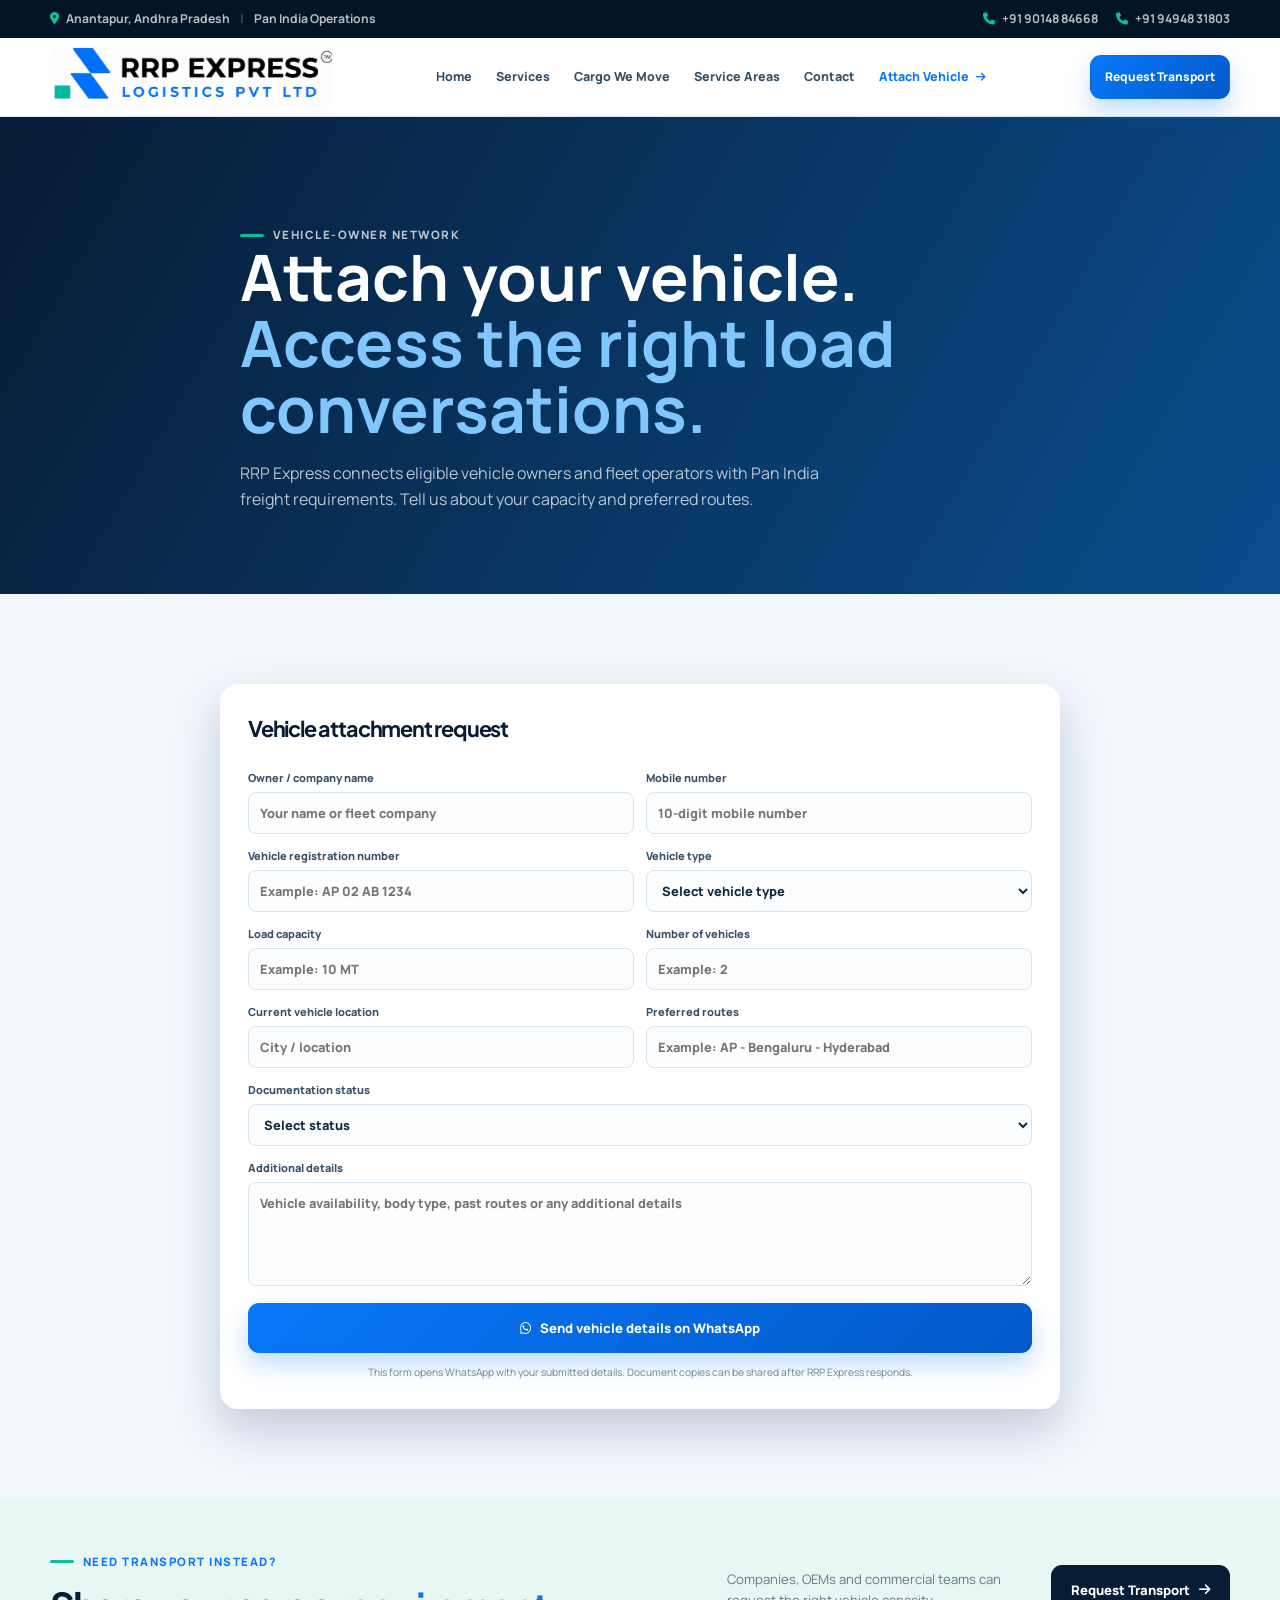
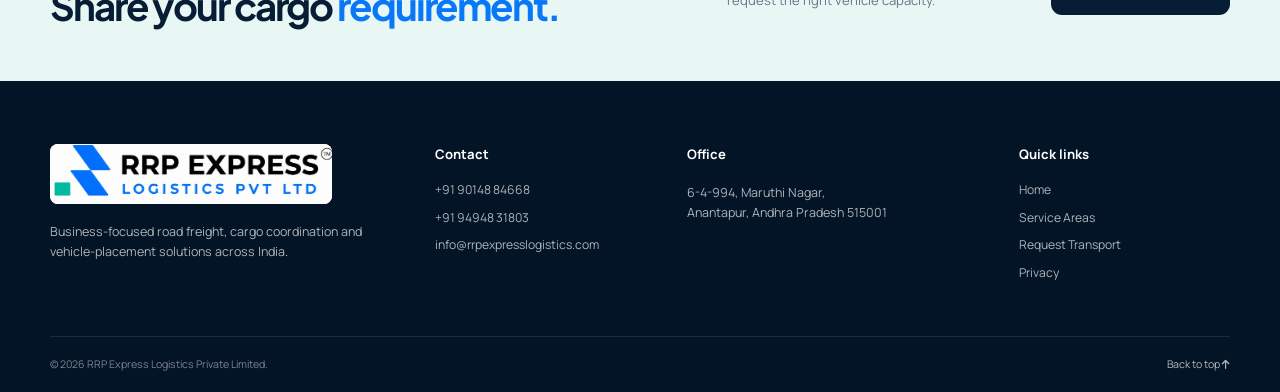
<file: attach-vehicle.html>
<!doctype html>
<html lang="en">
<head>
  <meta charset="utf-8">
  <meta name="viewport" content="width=device-width, initial-scale=1">
  <meta name="theme-color" content="#071c35">
  <title>Attach Your Vehicle | RRP Express Logistics</title>
  <meta name="description" content="Vehicle owners and fleet operators can attach their vehicles with RRP Express Logistics for Pan India transport-load opportunities.">
  <link rel="canonical" href="https://www.rrpexpresslogistics.com/attach-vehicle.html">
  <link rel="preconnect" href="https://fonts.googleapis.com">
  <link rel="preconnect" href="https://fonts.gstatic.com" crossorigin>
  <link href="https://fonts.googleapis.com/css2?family=Manrope:wght@400;500;600;700;800&family=Plus+Jakarta+Sans:wght@600;700;800&display=swap" rel="stylesheet">
  <link rel="stylesheet" href="https://cdnjs.cloudflare.com/ajax/libs/font-awesome/6.5.2/css/all.min.css">
  <link rel="stylesheet" href="styles.css">
</head>
<body>
  <div class="topbar"><div class="container topbar__inner"><p><i class="fa-solid fa-location-dot"></i> Anantapur, Andhra Pradesh <span class="topbar__divider">|</span> Pan India Operations</p><div class="topbar__contacts"><a href="tel:+919014884668"><i class="fa-solid fa-phone"></i> +91 90148 84668</a><a href="tel:+919494831803"><i class="fa-solid fa-phone"></i> +91 94948 31803</a></div></div></div>
  <header class="header"><div class="container navigation">
    <a class="brand brand--image" href="index.html" aria-label="RRP Express Logistics home"><img src="rrpexpresslogo.jpeg" alt="RRP Express Logistics Private Limited"></a>
    <button class="menu-button" type="button" aria-controls="site-menu" aria-expanded="false" aria-label="Open menu"><i class="fa-solid fa-bars"></i></button>
    <nav id="site-menu" class="menu" aria-label="Main navigation"><a href="index.html">Home</a><a href="index.html#services">Services</a><a href="index.html#cargo">Cargo We Move</a><a href="service-areas.html">Service Areas</a><a href="index.html#contact">Contact</a><a class="menu__attach is-active" href="attach-vehicle.html">Attach Vehicle <i class="fa-solid fa-arrow-right"></i></a></nav>
    <a class="button button--primary header__quote" href="index.html#quote">Request Transport</a>
  </div></header>
  <main>
    <section class="page-hero"><div class="container page-hero__wrap"><p class="eyebrow eyebrow--light"><span></span> Vehicle-owner network</p><h1>Attach your vehicle. <em>Access the right load conversations.</em></h1><p>RRP Express connects eligible vehicle owners and fleet operators with Pan India freight requirements. Tell us about your capacity and preferred routes.</p></div></section>
    <section class="interior-content vehicle-form-section"><div class="container">
      <form class="enquiry-form" data-whatsapp-form data-form-type="Vehicle attachment request">
        <h2 class="form-section-title">Vehicle attachment request</h2>
        <div class="form-row"><label>Owner / company name<input required name="Owner name" autocomplete="name" placeholder="Your name or fleet company"></label><label>Mobile number<input required name="Phone" type="tel" inputmode="tel" placeholder="10-digit mobile number"></label></div>
        <div class="form-row"><label>Vehicle registration number<input required name="Vehicle registration" placeholder="Example: AP 02 AB 1234"></label><label>Vehicle type<select required name="Vehicle type"><option value="">Select vehicle type</option><option>LCV / Pickup</option><option>14 ft / 17 ft Truck</option><option>19 ft / 22 ft Truck</option><option>Container</option><option>Trailer</option><option>Tipper</option><option>Other</option></select></label></div>
        <div class="form-row"><label>Load capacity<input required name="Capacity" placeholder="Example: 10 MT"></label><label>Number of vehicles<input required name="Vehicle count" type="number" min="1" placeholder="Example: 2"></label></div>
        <div class="form-row"><label>Current vehicle location<input required name="Current location" placeholder="City / location"></label><label>Preferred routes<input required name="Preferred routes" placeholder="Example: AP - Bengaluru - Hyderabad"></label></div>
        <label>Documentation status<select required name="Documentation"><option value="">Select status</option><option>RC, permit and insurance available</option><option>Some documents pending</option><option>Need guidance</option></select></label>
        <label>Additional details<textarea name="Notes" rows="4" placeholder="Vehicle availability, body type, past routes or any additional details"></textarea></label>
        <button class="button button--primary" type="submit"><i class="fa-brands fa-whatsapp"></i> Send vehicle details on WhatsApp</button>
        <p class="form-note">This form opens WhatsApp with your submitted details. Document copies can be shared after RRP Express responds.</p>
      </form>
    </div></section>
    <section class="vehicle-cta"><div class="container vehicle-cta__inner"><div><p class="eyebrow"><span></span> Need transport instead?</p><h2>Share your cargo <em>requirement.</em></h2></div><div><p>Companies, OEMs and commercial teams can request the right vehicle capacity.</p><a class="button button--dark" href="index.html#quote">Request Transport <i class="fa-solid fa-arrow-right"></i></a></div></div></section>
  </main>
  <footer class="footer"><div class="container footer__grid"><div><a class="brand brand--image brand--footer" href="index.html"><img src="rrpexpresslogo.jpeg" alt="RRP Express Logistics Private Limited"></a><p>Business-focused road freight, cargo coordination and vehicle-placement solutions across India.</p></div><div><h3>Contact</h3><a href="tel:+919014884668">+91 90148 84668</a><a href="tel:+919494831803">+91 94948 31803</a><a href="mailto:info@rrpexpresslogistics.com">info@rrpexpresslogistics.com</a></div><div><h3>Office</h3><p>6-4-994, Maruthi Nagar,<br>Anantapur, Andhra Pradesh 515001</p></div><div><h3>Quick links</h3><a href="index.html">Home</a><a href="service-areas.html">Service Areas</a><a href="index.html#quote">Request Transport</a><a href="privacy.html">Privacy</a></div></div><div class="container footer__bottom"><span>© <span id="year"></span> RRP Express Logistics Private Limited.</span><a href="index.html#top">Back to top <i class="fa-solid fa-arrow-up"></i></a></div></footer>
  <script src="script.js"></script>
</body>
</html>
</file>
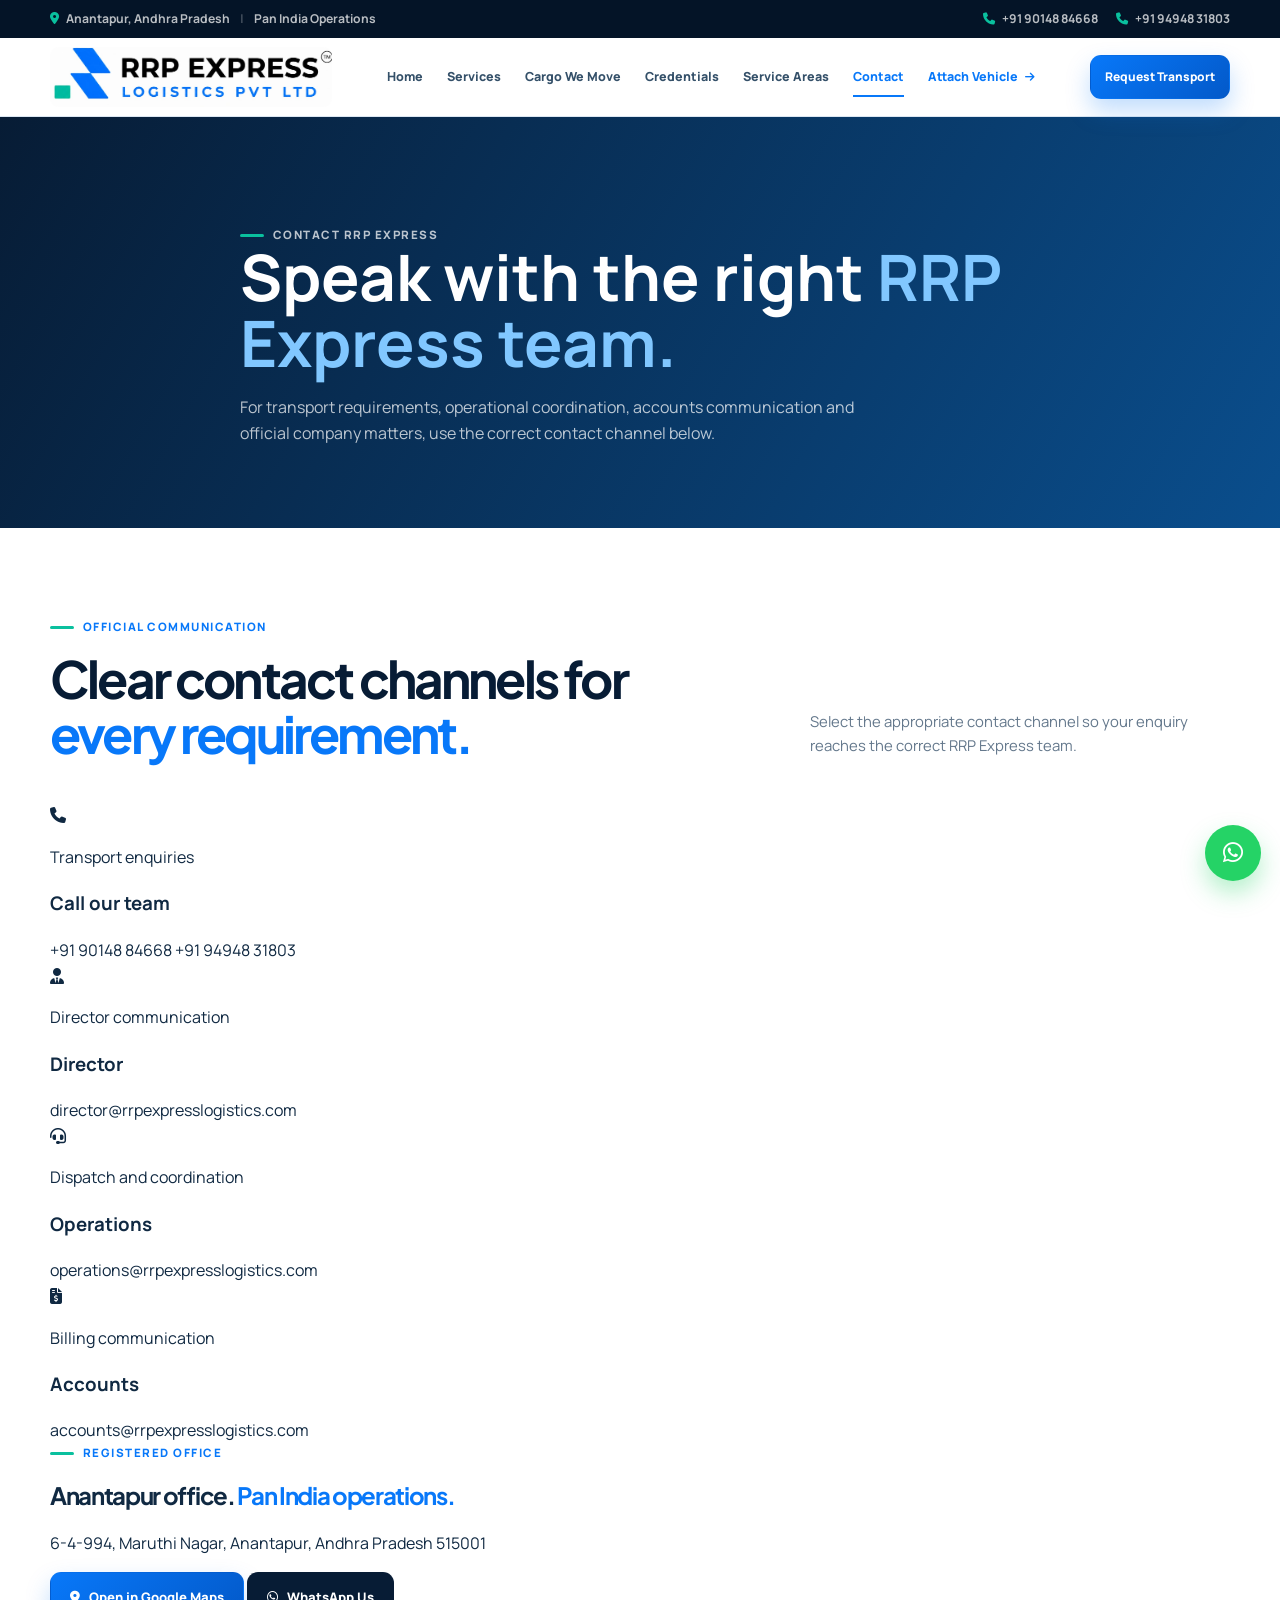
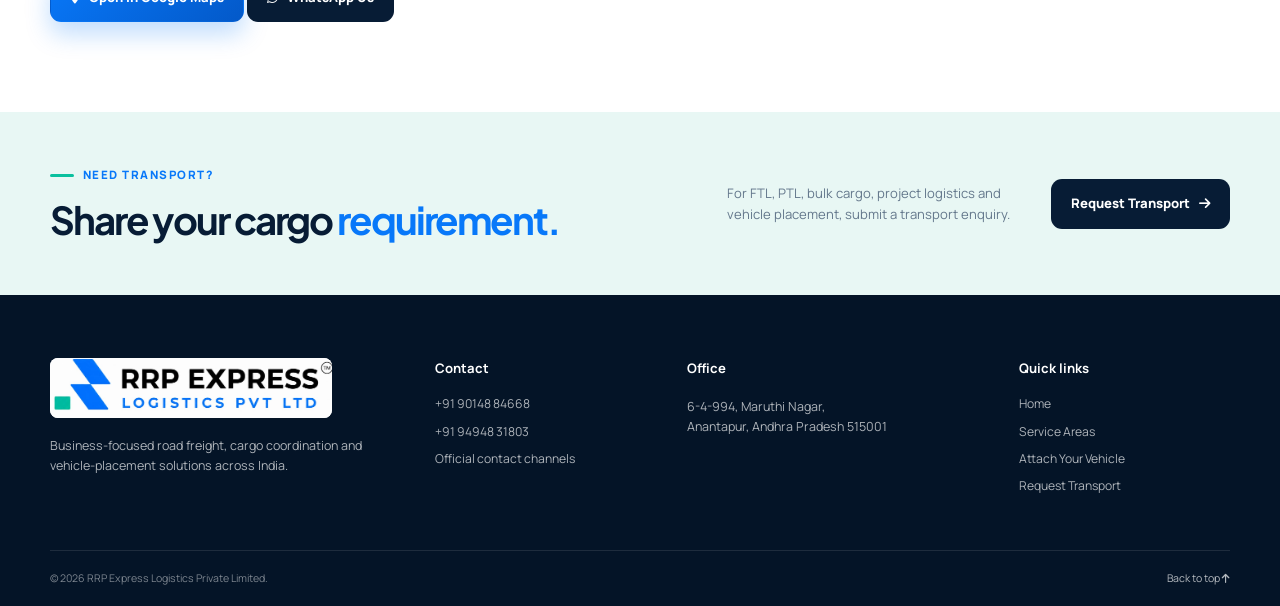
<file: contact.html>
<!doctype html>
<html lang="en">
<head>
  <meta charset="utf-8">
  <meta name="viewport" content="width=device-width, initial-scale=1">
  <meta name="theme-color" content="#071c35">

  <title>Contact RRP Express Logistics | Anantapur Office</title>
  <meta name="description" content="Contact RRP Express Logistics Private Limited for Pan India freight, vehicle placement, operations, accounts and transport enquiries.">

  <link rel="canonical" href="https://www.rrpexpresslogistics.com/contact.html">

  <link rel="preconnect" href="https://fonts.googleapis.com">
  <link rel="preconnect" href="https://fonts.gstatic.com" crossorigin>
  <link href="https://fonts.googleapis.com/css2?family=Manrope:wght@400;500;600;700;800&family=Plus+Jakarta+Sans:wght@600;700;800&display=swap" rel="stylesheet">
  <link rel="stylesheet" href="https://cdnjs.cloudflare.com/ajax/libs/font-awesome/6.5.2/css/all.min.css">
  <link rel="stylesheet" href="styles.css">
</head>

<body>
  <div class="topbar">
    <div class="container topbar__inner">
      <p>
        <i class="fa-solid fa-location-dot"></i>
        Anantapur, Andhra Pradesh
        <span class="topbar__divider">|</span>
        Pan India Operations
      </p>

      <div class="topbar__contacts">
        <a href="tel:+919014884668">
          <i class="fa-solid fa-phone"></i>
          +91 90148 84668
        </a>

        <a href="tel:+919494831803">
          <i class="fa-solid fa-phone"></i>
          +91 94948 31803
        </a>
      </div>
    </div>
  </div>

  <header class="header" id="top">
    <div class="container navigation">
      <a class="brand brand--image" href="index.html" aria-label="RRP Express Logistics home">
        <img src="rrpexpresslogo.jpeg" alt="RRP Express Logistics Private Limited">
      </a>

      <button class="menu-button" type="button" aria-controls="site-menu" aria-expanded="false" aria-label="Open menu">
        <i class="fa-solid fa-bars"></i>
      </button>

      <nav id="site-menu" class="menu" aria-label="Main navigation">
        <a href="index.html">Home</a>
        <a href="index.html#services">Services</a>
        <a href="index.html#cargo">Cargo We Move</a>
        <a href="index.html#credentials">Credentials</a>
        <a href="service-areas.html">Service Areas</a>
        <a class="is-active" href="contact.html">Contact</a>
        <a class="menu__attach" href="attach-vehicle.html">
          Attach Vehicle <i class="fa-solid fa-arrow-right"></i>
        </a>
      </nav>

      <a class="button button--primary header__quote" href="index.html#quote">
        Request Transport
      </a>
    </div>
  </header>

  <main>
    <section class="page-hero">
      <div class="container page-hero__wrap">
        <p class="eyebrow eyebrow--light">
          <span></span>
          Contact RRP Express
        </p>

        <h1>
          Speak with the right
          <em>RRP Express team.</em>
        </h1>

        <p>
          For transport requirements, operational coordination, accounts communication and official company matters, use the correct contact channel below.
        </p>
      </div>
    </section>

    <section class="interior-content contact-page">
      <div class="container">
        <div class="section-heading">
          <div>
            <p class="eyebrow">
              <span></span>
              Official communication
            </p>

            <h2>
              Clear contact channels for
              <em>every requirement.</em>
            </h2>
          </div>

          <p>
            Select the appropriate contact channel so your enquiry reaches the correct RRP Express team.
          </p>
        </div>

        <div class="contact-details-grid">
          <article class="contact-detail-card">
            <span class="contact-detail-icon">
              <i class="fa-solid fa-phone"></i>
            </span>
            <p>Transport enquiries</p>
            <h3>Call our team</h3>
            <a href="tel:+919014884668">+91 90148 84668</a>
            <a href="tel:+919494831803">+91 94948 31803</a>
          </article>

          <article class="contact-detail-card">
            <span class="contact-detail-icon">
              <i class="fa-solid fa-user-tie"></i>
            </span>
            <p>Director communication</p>
            <h3>Director</h3>
            <a href="mailto:director@rrpexpresslogistics.com">
              director@rrpexpresslogistics.com
            </a>
          </article>

          <article class="contact-detail-card">
            <span class="contact-detail-icon">
              <i class="fa-solid fa-headset"></i>
            </span>
            <p>Dispatch and coordination</p>
            <h3>Operations</h3>
            <a href="mailto:operations@rrpexpresslogistics.com">
              operations@rrpexpresslogistics.com
            </a>
          </article>

          <article class="contact-detail-card">
            <span class="contact-detail-icon">
              <i class="fa-solid fa-file-invoice-dollar"></i>
            </span>
            <p>Billing communication</p>
            <h3>Accounts</h3>
            <a href="mailto:accounts@rrpexpresslogistics.com">
              accounts@rrpexpresslogistics.com
            </a>
          </article>
        </div>

        <div class="contact-office-card">
          <div>
            <p class="eyebrow">
              <span></span>
              Registered office
            </p>

            <h2>
              Anantapur office.
              <em>Pan India operations.</em>
            </h2>

            <p>
              6-4-994, Maruthi Nagar, Anantapur, Andhra Pradesh 515001
            </p>
          </div>

          <div class="contact-office-actions">
            <a class="button button--primary" href="https://maps.app.goo.gl/4dVLs6jSuHwgYb837?g_st=ac" target="_blank" rel="noopener">
              <i class="fa-solid fa-location-dot"></i>
              Open in Google Maps
            </a>

            <a class="button button--dark" href="https://wa.me/919014884668?text=Hello%20RRP%20Express%20Logistics%2C%20I%20need%20transport%20support." target="_blank" rel="noopener">
              <i class="fa-brands fa-whatsapp"></i>
              WhatsApp Us
            </a>
          </div>
        </div>
      </div>
    </section>

    <section class="vehicle-cta">
      <div class="container vehicle-cta__inner">
        <div>
          <p class="eyebrow">
            <span></span>
            Need transport?
          </p>

          <h2>
            Share your cargo
            <em>requirement.</em>
          </h2>
        </div>

        <div>
          <p>
            For FTL, PTL, bulk cargo, project logistics and vehicle placement, submit a transport enquiry.
          </p>

          <a class="button button--dark" href="index.html#quote">
            Request Transport
            <i class="fa-solid fa-arrow-right"></i>
          </a>
        </div>
      </div>
    </section>
  </main>

  <footer class="footer">
    <div class="container footer__grid">
      <div>
        <a class="brand brand--image brand--footer" href="index.html">
          <img src="rrpexpresslogo.jpeg" alt="RRP Express Logistics Private Limited">
        </a>

        <p>
          Business-focused road freight, cargo coordination and vehicle-placement solutions across India.
        </p>
      </div>

      <div>
        <h3>Contact</h3>
        <a href="tel:+919014884668">+91 90148 84668</a>
        <a href="tel:+919494831803">+91 94948 31803</a>
        <a href="contact.html">Official contact channels</a>
      </div>

      <div>
        <h3>Office</h3>
        <p>
          6-4-994, Maruthi Nagar,<br>
          Anantapur, Andhra Pradesh 515001
        </p>
      </div>

      <div>
        <h3>Quick links</h3>
        <a href="index.html">Home</a>
        <a href="service-areas.html">Service Areas</a>
        <a href="attach-vehicle.html">Attach Your Vehicle</a>
        <a href="index.html#quote">Request Transport</a>
      </div>
    </div>

    <div class="container footer__bottom">
      <span>
        © <span id="year"></span> RRP Express Logistics Private Limited.
      </span>

      <a href="#top">
        Back to top <i class="fa-solid fa-arrow-up"></i>
      </a>
    </div>
  </footer>

  <a class="whatsapp-float" href="https://wa.me/919014884668?text=Hello%20RRP%20Express%20Logistics%2C%20I%20need%20transport%20support." target="_blank" rel="noopener" aria-label="Chat with RRP Express on WhatsApp">
    <i class="fa-brands fa-whatsapp"></i>
  </a>

  <script src="script.js"></script>
</body>
</html>
</file>
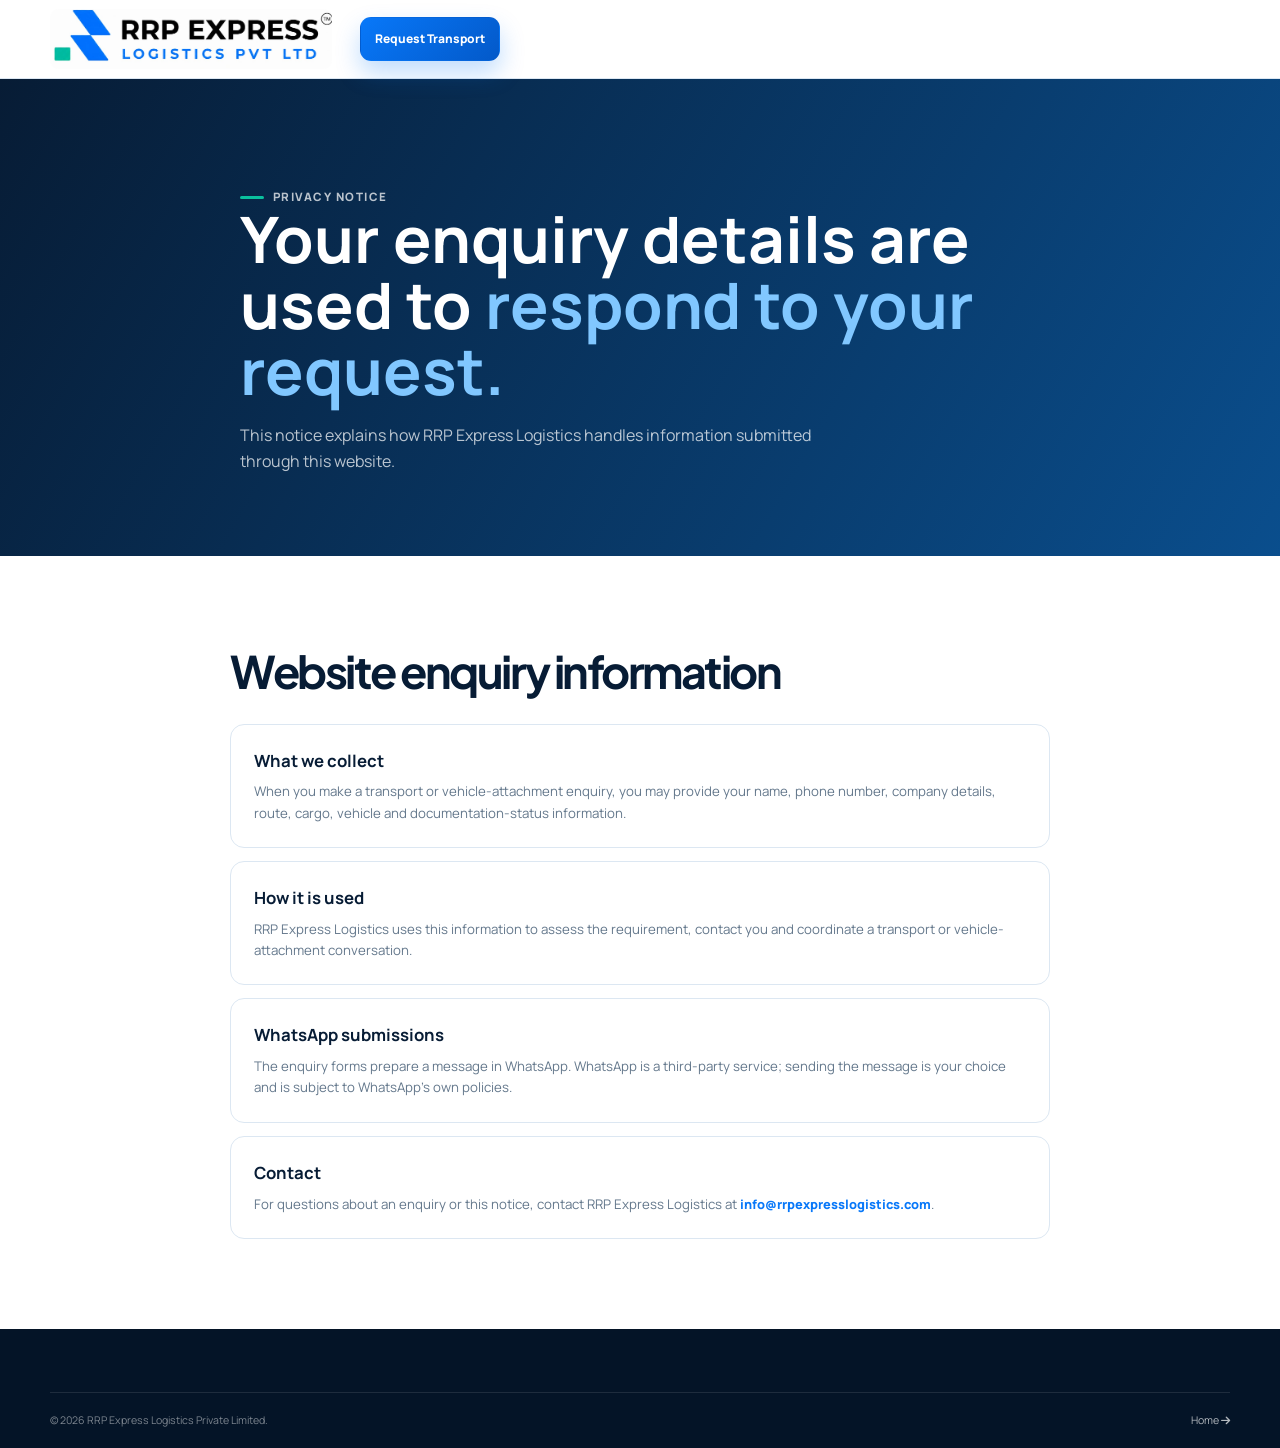
<file: privacy.html>
<!doctype html>
<html lang="en">
<head>
  <meta charset="utf-8">
  <meta name="viewport" content="width=device-width, initial-scale=1">
  <meta name="theme-color" content="#071c35">
  <title>Privacy Notice | RRP Express Logistics</title>
  <meta name="description" content="Privacy notice for RRP Express Logistics website enquiries.">
  <meta name="robots" content="noindex">
  <link rel="preconnect" href="https://fonts.googleapis.com">
  <link rel="preconnect" href="https://fonts.gstatic.com" crossorigin>
  <link href="https://fonts.googleapis.com/css2?family=Manrope:wght@400;500;600;700;800&family=Plus+Jakarta+Sans:wght@600;700;800&display=swap" rel="stylesheet">
  <link rel="stylesheet" href="https://cdnjs.cloudflare.com/ajax/libs/font-awesome/6.5.2/css/all.min.css">
  <link rel="stylesheet" href="styles.css">
</head>
<body>
  <header class="header"><div class="container navigation"><a class="brand brand--image" href="index.html" aria-label="RRP Express Logistics home"><img src="rrpexpresslogo.jpeg" alt="RRP Express Logistics Private Limited"></a><a class="button button--primary header__quote" href="index.html#quote">Request Transport</a></div></header>
  <main>
    <section class="page-hero"><div class="container page-hero__wrap"><p class="eyebrow eyebrow--light"><span></span> Privacy notice</p><h1>Your enquiry details are used to <em>respond to your request.</em></h1><p>This notice explains how RRP Express Logistics handles information submitted through this website.</p></div></section>
    <section class="interior-content"><div class="container content-intro" style="max-width:820px"><h2>Website enquiry information</h2><div class="area-list"><article><h3>What we collect</h3><p>When you make a transport or vehicle-attachment enquiry, you may provide your name, phone number, company details, route, cargo, vehicle and documentation-status information.</p></article><article><h3>How it is used</h3><p>RRP Express Logistics uses this information to assess the requirement, contact you and coordinate a transport or vehicle-attachment conversation.</p></article><article><h3>WhatsApp submissions</h3><p>The enquiry forms prepare a message in WhatsApp. WhatsApp is a third-party service; sending the message is your choice and is subject to WhatsApp's own policies.</p></article><article><h3>Contact</h3><p>For questions about an enquiry or this notice, contact RRP Express Logistics at <a class="text-link" href="mailto:info@rrpexpresslogistics.com">info@rrpexpresslogistics.com</a>.</p></article></div></div></section>
  </main>
  <footer class="footer"><div class="container footer__bottom"><span>© <span id="year"></span> RRP Express Logistics Private Limited.</span><a href="index.html">Home <i class="fa-solid fa-arrow-right"></i></a></div></footer>
  <script src="script.js"></script>
</body>
</html>
</file>
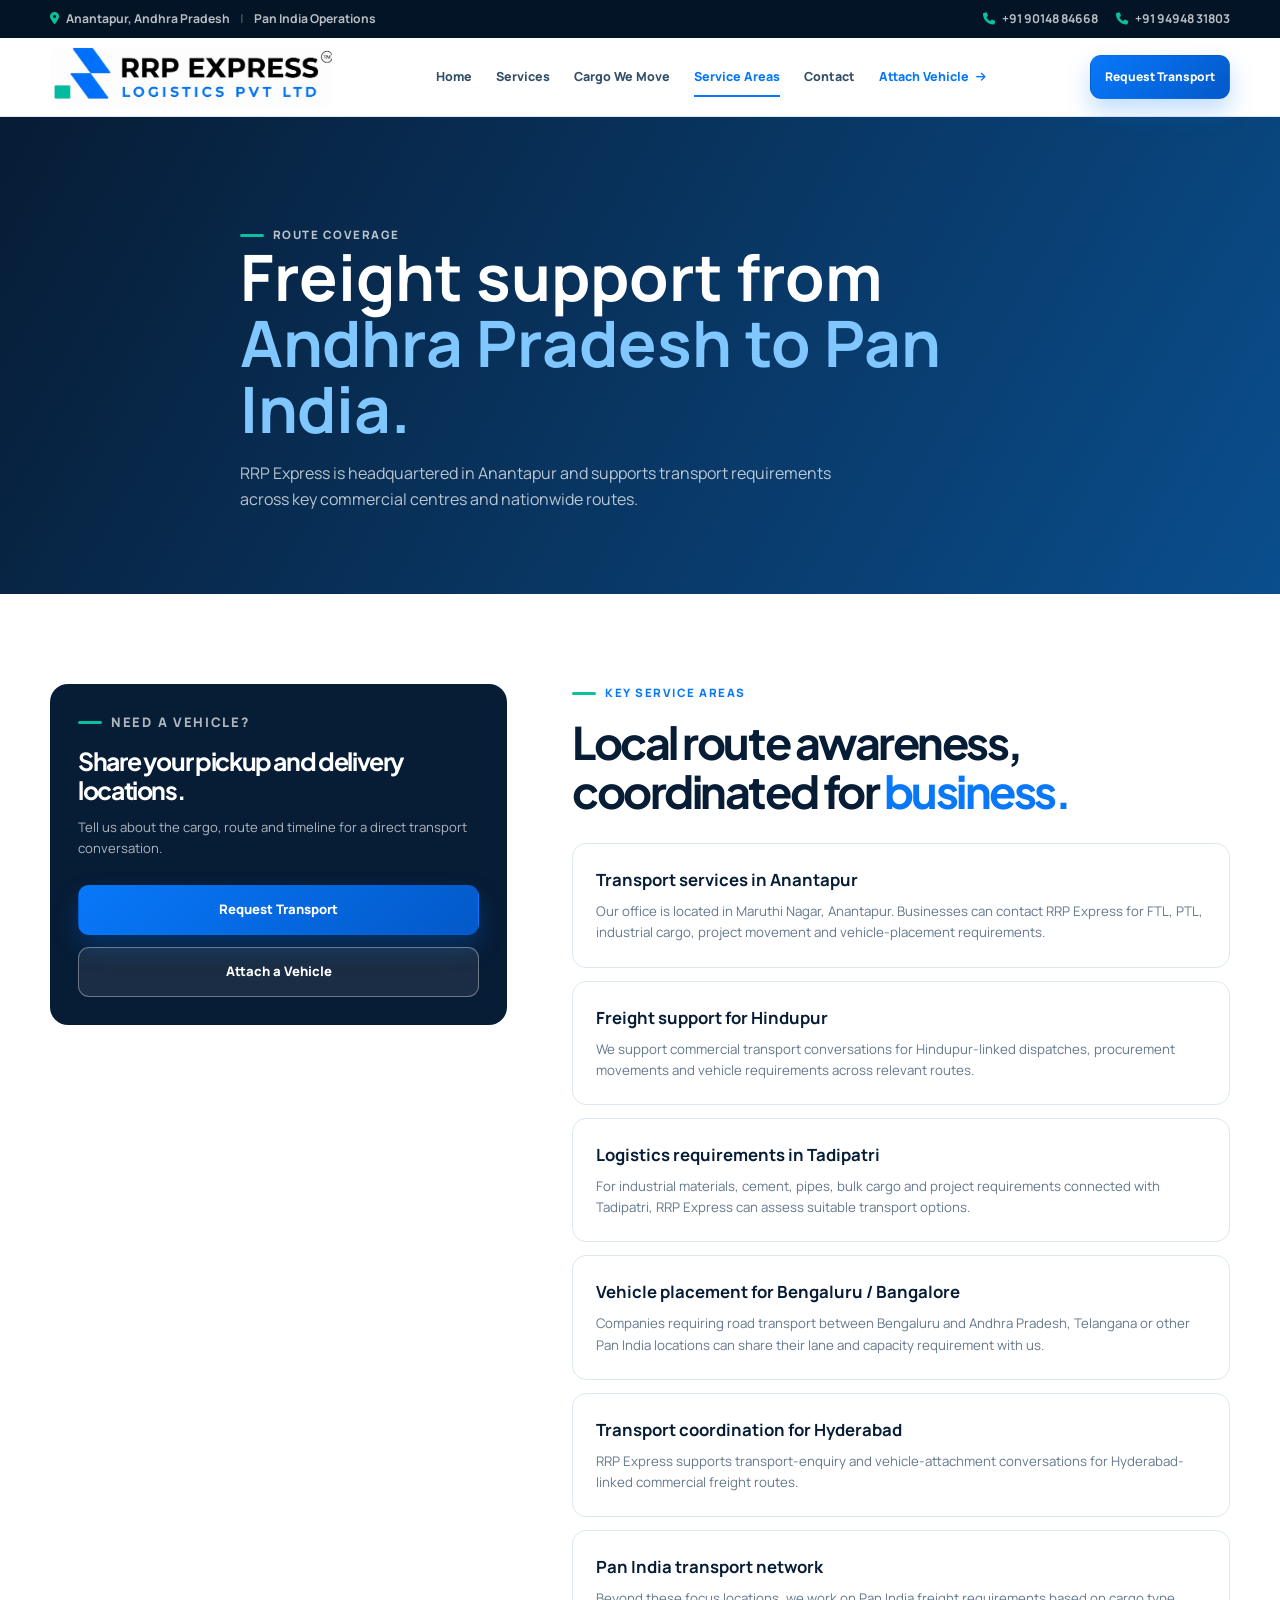
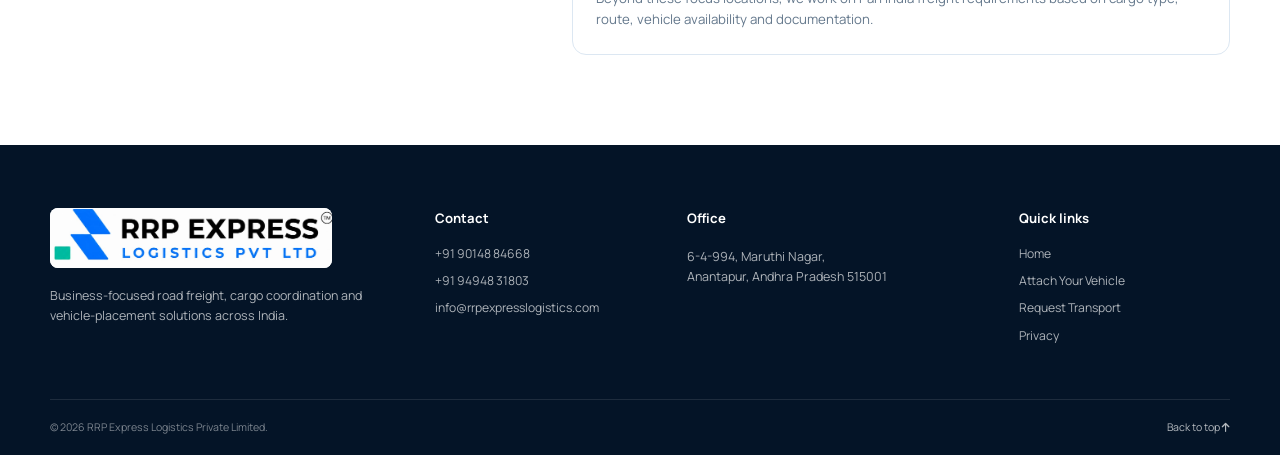
<file: service-areas.html>
<!doctype html>
<html lang="en">
<head>
  <meta charset="utf-8">
  <meta name="viewport" content="width=device-width, initial-scale=1">
  <meta name="theme-color" content="#071c35">
  <title>Transport Service Areas | Anantapur, Hindupur, Tadipatri, Bengaluru & Hyderabad | RRP Express</title>
  <meta name="description" content="RRP Express Logistics provides transport and vehicle-placement support from Anantapur across Hindupur, Tadipatri, Bengaluru, Hyderabad and Pan India routes.">
  <link rel="canonical" href="https://www.rrpexpresslogistics.com/service-areas.html">
  <link rel="preconnect" href="https://fonts.googleapis.com">
  <link rel="preconnect" href="https://fonts.gstatic.com" crossorigin>
  <link href="https://fonts.googleapis.com/css2?family=Manrope:wght@400;500;600;700;800&family=Plus+Jakarta+Sans:wght@600;700;800&display=swap" rel="stylesheet">
  <link rel="stylesheet" href="https://cdnjs.cloudflare.com/ajax/libs/font-awesome/6.5.2/css/all.min.css">
  <link rel="stylesheet" href="styles.css">
</head>
<body>
  <div class="topbar"><div class="container topbar__inner"><p><i class="fa-solid fa-location-dot"></i> Anantapur, Andhra Pradesh <span class="topbar__divider">|</span> Pan India Operations</p><div class="topbar__contacts"><a href="tel:+919014884668"><i class="fa-solid fa-phone"></i> +91 90148 84668</a><a href="tel:+919494831803"><i class="fa-solid fa-phone"></i> +91 94948 31803</a></div></div></div>
  <header class="header"><div class="container navigation">
    <a class="brand brand--image" href="index.html" aria-label="RRP Express Logistics home"><img src="rrpexpresslogo.jpeg" alt="RRP Express Logistics Private Limited"></a>
    <button class="menu-button" type="button" aria-controls="site-menu" aria-expanded="false" aria-label="Open menu"><i class="fa-solid fa-bars"></i></button>
    <nav id="site-menu" class="menu" aria-label="Main navigation"><a href="index.html">Home</a><a href="index.html#services">Services</a><a href="index.html#cargo">Cargo We Move</a><a class="is-active" href="service-areas.html">Service Areas</a><a href="index.html#contact">Contact</a><a class="menu__attach" href="attach-vehicle.html">Attach Vehicle <i class="fa-solid fa-arrow-right"></i></a></nav>
    <a class="button button--primary header__quote" href="index.html#quote">Request Transport</a>
  </div></header>
  <main>
    <section class="page-hero"><div class="container page-hero__wrap"><p class="eyebrow eyebrow--light"><span></span> Route coverage</p><h1>Freight support from <em>Andhra Pradesh to Pan India.</em></h1><p>RRP Express is headquartered in Anantapur and supports transport requirements across key commercial centres and nationwide routes.</p></div></section>
    <section class="interior-content"><div class="container split-layout">
      <aside class="side-card"><p class="eyebrow eyebrow--light"><span></span> Need a vehicle?</p><h2>Share your pickup and delivery locations.</h2><p>Tell us about the cargo, route and timeline for a direct transport conversation.</p><a class="button button--primary" href="index.html#quote">Request Transport</a><a class="button button--outline" href="attach-vehicle.html">Attach a Vehicle</a></aside>
      <div class="content-intro"><p class="eyebrow"><span></span> Key service areas</p><h2>Local route awareness, coordinated for <em>business.</em></h2><div class="area-list">
        <article><h3>Transport services in Anantapur</h3><p>Our office is located in Maruthi Nagar, Anantapur. Businesses can contact RRP Express for FTL, PTL, industrial cargo, project movement and vehicle-placement requirements.</p></article>
        <article><h3>Freight support for Hindupur</h3><p>We support commercial transport conversations for Hindupur-linked dispatches, procurement movements and vehicle requirements across relevant routes.</p></article>
        <article><h3>Logistics requirements in Tadipatri</h3><p>For industrial materials, cement, pipes, bulk cargo and project requirements connected with Tadipatri, RRP Express can assess suitable transport options.</p></article>
        <article><h3>Vehicle placement for Bengaluru / Bangalore</h3><p>Companies requiring road transport between Bengaluru and Andhra Pradesh, Telangana or other Pan India locations can share their lane and capacity requirement with us.</p></article>
        <article><h3>Transport coordination for Hyderabad</h3><p>RRP Express supports transport-enquiry and vehicle-attachment conversations for Hyderabad-linked commercial freight routes.</p></article>
        <article><h3>Pan India transport network</h3><p>Beyond these focus locations, we work on Pan India freight requirements based on cargo type, route, vehicle availability and documentation.</p></article>
      </div></div>
    </div></section>
  </main>
  <footer class="footer"><div class="container footer__grid"><div><a class="brand brand--image brand--footer" href="index.html"><img src="rrpexpresslogo.jpeg" alt="RRP Express Logistics Private Limited"></a><p>Business-focused road freight, cargo coordination and vehicle-placement solutions across India.</p></div><div><h3>Contact</h3><a href="tel:+919014884668">+91 90148 84668</a><a href="tel:+919494831803">+91 94948 31803</a><a href="mailto:info@rrpexpresslogistics.com">info@rrpexpresslogistics.com</a></div><div><h3>Office</h3><p>6-4-994, Maruthi Nagar,<br>Anantapur, Andhra Pradesh 515001</p></div><div><h3>Quick links</h3><a href="index.html">Home</a><a href="attach-vehicle.html">Attach Your Vehicle</a><a href="index.html#quote">Request Transport</a><a href="privacy.html">Privacy</a></div></div><div class="container footer__bottom"><span>© <span id="year"></span> RRP Express Logistics Private Limited.</span><a href="index.html#top">Back to top <i class="fa-solid fa-arrow-up"></i></a></div></footer>
  <script src="script.js"></script>
</body>
</html>
</file>
<file: styles.css>
:root {
  --ink: #071c35;
  --ink-2: #102d4f;
  --blue: #0878f9;
  --blue-deep: #0359c9;
  --teal: #0ac09e;
  --mist: #f2f7fc;
  --line: #dce7f2;
  --text: #102942;
  --muted: #64788c;
  --white: #fff;
  --radius: 20px;
  --shadow: 0 22px 55px rgba(5, 36, 68, .12);
}
* { box-sizing: border-box; }
html { scroll-behavior: smooth; scroll-padding-top: 90px; }
body { margin: 0; font-family: Manrope, Arial, sans-serif; color: var(--text); background: #fff; line-height: 1.6; }
body.menu-open { overflow: hidden; }
a { color: inherit; text-decoration: none; }
button, input, select, textarea { font: inherit; }
button { cursor: pointer; }
img { display: block; max-width: 100%; }
.container { width: min(1180px, calc(100% - 40px)); margin-inline: auto; }
.topbar { background: #041427; color: rgba(255,255,255,.72); font-size: .76rem; font-weight: 700; }
.topbar__inner { min-height: 38px; display: flex; justify-content: space-between; align-items: center; gap: 16px; }
.topbar p { margin: 0; }
.topbar i { color: var(--teal); margin-right: 5px; }
.topbar__divider { margin: 0 8px; color: rgba(255,255,255,.25); }
.topbar__contacts { display: flex; gap: 18px; }
.topbar a:hover { color: white; }
.header { position: sticky; z-index: 50; top: 0; background: rgba(255,255,255,.96); border-bottom: 1px solid var(--line); backdrop-filter: blur(15px); }
.navigation { min-height: 78px; display: flex; align-items: center; gap: 28px; }
.brand { display: inline-flex; align-items: center; gap: 10px; flex: 0 0 auto; }
.brand__mark { display: grid; place-items: center; width: 48px; height: 48px; border-radius: 14px; color: white; background: linear-gradient(135deg, var(--blue), var(--ink)); font-family: "Plus Jakarta Sans", sans-serif; font-size: .75rem; font-weight: 800; letter-spacing: -.08em; box-shadow: 0 9px 20px rgba(8,120,249,.23); }
.brand__name { color: var(--ink); font-family: "Plus Jakarta Sans", sans-serif; font-size: 1.03rem; line-height: 1.05; letter-spacing: -.04em; }
.brand__name b { color: var(--blue); }
.brand__name small { display: block; margin-top: 5px; color: #708196; font-family: Manrope, sans-serif; font-size: .52rem; font-weight: 800; letter-spacing: .11em; text-transform: uppercase; }
.brand--image { position: relative; display: block; width: 282px; height: 60px; overflow: hidden; border-radius: 8px; background: white; }
.brand--image img { position: absolute; top: -75px; left: -10px; width: 296px; height: auto; max-width: none; }
.menu { display: flex; align-items: center; justify-content: center; gap: 24px; flex: 1; }
.menu > a { position: relative; color: #345069; font-size: .78rem; font-weight: 800; white-space: nowrap; }
.menu > a:not(.menu__attach)::after { position: absolute; bottom: -10px; left: 0; width: 0; height: 2px; content: ""; background: var(--blue); transition: width .2s ease; }
.menu > a:hover, .menu > a.is-active { color: var(--blue); }
.menu > a:hover::after, .menu > a.is-active::after { width: 100%; }
.menu__attach { color: var(--blue) !important; }
.menu__attach i { font-size: .68rem; margin-left: 4px; }
.button { display: inline-flex; justify-content: center; align-items: center; gap: 9px; min-height: 50px; padding: 12px 19px; border: 1px solid transparent; border-radius: 11px; font-size: .82rem; font-weight: 800; transition: transform .2s, box-shadow .2s, background .2s; }
.button:hover { transform: translateY(-2px); }
.button--primary { color: white; background: linear-gradient(135deg, var(--blue), var(--blue-deep)); box-shadow: 0 12px 25px rgba(8,120,249,.25); }
.button--primary:hover { box-shadow: 0 17px 30px rgba(8,120,249,.34); }
.button--outline { color: white; border-color: rgba(255,255,255,.35); background: rgba(255,255,255,.08); }
.button--outline:hover { background: rgba(255,255,255,.16); }
.button--dark { color: white; background: var(--ink); }
.header__quote { min-height: 44px; padding: 9px 14px; font-size: .75rem; }
.menu-button { display: none; border: 0; width: 44px; height: 44px; border-radius: 11px; color: white; background: var(--ink); }
.hero { position: relative; overflow: hidden; min-height: 650px; color: white; background: url("https://images.unsplash.com/photo-1519003722824-194d4455a60c?auto=format&fit=crop&w=2200&q=88") center/cover; }
.hero__shade { position: absolute; inset: 0; background: linear-gradient(90deg, rgba(4,20,39,.98) 0%, rgba(4,24,47,.92) 45%, rgba(4,24,47,.52) 100%); }
.hero::after { position: absolute; right: -130px; bottom: -180px; width: 500px; height: 500px; border: 58px solid rgba(7,120,249,.16); border-radius: 50%; content: ""; }
.hero__grid { position: relative; z-index: 1; min-height: 650px; display: grid; grid-template-columns: minmax(0, 1fr) 320px; align-items: center; gap: 80px; }
.hero__content { padding: 102px 0; max-width: 740px; }
.eyebrow { display: flex; align-items: center; gap: 9px; margin: 0 0 14px; color: var(--blue); font-size: .72rem; font-weight: 800; letter-spacing: .13em; text-transform: uppercase; }
.eyebrow span { width: 24px; height: 3px; border-radius: 2px; background: var(--teal); }
.eyebrow--light { color: #8ec7ff; }
.hero h1, h2 { margin: 0; font-family: "Plus Jakarta Sans", sans-serif; letter-spacing: -.055em; }
.hero h1 { max-width: 760px; font-size: clamp(3rem, 6vw, 5.65rem); line-height: .98; }
em { color: var(--blue); font-style: normal; }
.hero h1 em { color: #62b4ff; }
.hero__copy { max-width: 650px; margin: 25px 0 31px; color: rgba(255,255,255,.75); font-size: 1.05rem; }
.hero__actions { display: flex; flex-wrap: wrap; gap: 12px; }
.hero__assurances { display: flex; flex-wrap: wrap; gap: 11px 20px; margin-top: 31px; color: rgba(255,255,255,.8); font-size: .76rem; font-weight: 700; }
.hero__assurances i { color: var(--teal); margin-right: 5px; }
.hero__panel { padding: 28px; border: 1px solid rgba(255,255,255,.17); border-radius: 18px; background: rgba(6,28,53,.77); box-shadow: var(--shadow); backdrop-filter: blur(14px); }
.hero__panel-label { margin: 0; color: #72b9ff; font-size: .71rem; font-weight: 800; letter-spacing: .13em; text-transform: uppercase; }
.hero__panel h2 { margin: 9px 0 19px; font-size: 1.55rem; line-height: 1.12; letter-spacing: -.045em; }
.hero__panel ul { display: grid; gap: 11px; padding: 0; margin: 0 0 24px; list-style: none; color: rgba(255,255,255,.76); font-size: .8rem; }
.hero__panel li i { color: var(--teal); margin-right: 7px; }
.hero__panel > a { color: white; font-size: .8rem; font-weight: 800; }
.hero__panel > a i { margin-left: 5px; color: var(--teal); }
.trust-strip { position: relative; z-index: 3; margin-top: -34px; }
.trust-strip__inner { display: grid; grid-template-columns: repeat(4, 1fr); overflow: hidden; border-radius: 16px; background: white; box-shadow: var(--shadow); }
.trust-strip__inner > div { padding: 22px 25px; border-right: 1px solid var(--line); }
.trust-strip__inner > div:last-child { border: 0; }
.trust-strip strong, .trust-strip span { display: block; }
.trust-strip strong { color: var(--ink); font-size: .84rem; }
.trust-strip span { margin-top: 2px; color: var(--muted); font-size: .71rem; }
.section { padding: 110px 0; }
.section-heading { display: flex; justify-content: space-between; align-items: end; gap: 40px; margin-bottom: 42px; }
.section-heading h2, .credentials h2 { max-width: 650px; color: var(--ink); font-size: clamp(2.15rem, 4vw, 3.35rem); line-height: 1.08; }
.section-heading > p { max-width: 420px; margin: 0 0 4px; color: var(--muted); font-size: .93rem; }
.section-heading--center { display: block; max-width: 720px; margin-inline: auto; text-align: center; }
.section-heading--center .eyebrow { justify-content: center; }
.section-heading--center h2 { margin-inline: auto; }
.section-heading--center > p { margin: 17px auto 0; }
.services { background: linear-gradient(180deg, #fff 0%, var(--mist) 100%); }
.service-grid { display: grid; grid-template-columns: repeat(3, 1fr); gap: 16px; }
.service-card { min-height: 304px; overflow: hidden; padding: 0; border: 1px solid var(--line); border-radius: 17px; background: white; transition: transform .2s, box-shadow .2s, border-color .2s; }
.service-card:hover { border-color: #a9d3ff; box-shadow: var(--shadow); transform: translateY(-5px); }
.service-card__visual { position: relative; height: 122px; overflow: hidden; background: var(--ink); }
.service-card__visual::after { position: absolute; inset: 0; content: ""; background: linear-gradient(90deg, rgba(4,22,42,.63), rgba(4,22,42,.08)); }
.service-card__visual img { width: 100%; height: 100%; object-fit: cover; opacity: .88; transition: transform .35s ease; }
.service-card:hover .service-card__visual img { transform: scale(1.06); }
.service-card__body { padding: 22px 25px 26px; }
.service-card__icon { position: absolute; z-index: 2; bottom: 14px; left: 18px; display: grid; place-items: center; width: 46px; height: 46px; margin: 0; border: 1px solid rgba(255,255,255,.28); border-radius: 13px; color: white; background: rgba(6,27,53,.78); box-shadow: 0 8px 18px rgba(0,0,0,.2); font-size: 1.05rem; backdrop-filter: blur(7px); }
.service-card:nth-child(2n) .service-card__icon { background: linear-gradient(135deg, #087872, var(--teal)); }
.service-card h3 { margin: 0 0 8px; color: var(--ink); font-size: 1.02rem; }
.service-card p { margin: 0; color: var(--muted); font-size: .82rem; }
.service-card--accent { color: white; background: var(--ink); border-color: var(--ink); }
.service-card--accent h3 { color: white; }
.service-card--accent p { color: rgba(255,255,255,.66); }
.service-card--accent .service-card__icon { color: var(--ink); background: var(--teal); }
.cargo { background: white; }
.cargo-grid { display: grid; grid-template-columns: 1.35fr 1fr 1fr; grid-template-rows: 240px 240px; gap: 16px; }
.cargo-card { position: relative; overflow: hidden; border-radius: 18px; background: var(--ink); }
.cargo-card--wide { grid-row: 1 / 3; }
.cargo-card img { width: 100%; height: 100%; object-fit: cover; opacity: .76; transition: transform .35s ease; }
.cargo-card:hover img { transform: scale(1.05); }
.cargo-card::after { position: absolute; inset: 0; content: ""; background: linear-gradient(0deg, rgba(3,20,40,.89), rgba(3,20,40,.04) 70%); }
.cargo-card > div { position: absolute; z-index: 1; right: 23px; bottom: 21px; left: 23px; color: white; }
.cargo-card span { color: #80c7ff; font-size: .66rem; font-weight: 800; letter-spacing: .1em; text-transform: uppercase; }
.cargo-card h3 { margin: 5px 0 0; font-family: "Plus Jakarta Sans", sans-serif; font-size: 1.08rem; line-height: 1.2; letter-spacing: -.035em; }
.cargo-card--wide h3 { font-size: 1.48rem; }
.cargo-note { margin: 18px 0 0; color: #718298; font-size: .71rem; text-align: center; }
.cargo-note i { color: var(--blue); }
.route-section { background: var(--mist); }
.route-section__grid { display: grid; grid-template-columns: .85fr 1.15fr; align-items: center; gap: 80px; }
.route-section h2 { color: var(--ink); font-size: clamp(2.1rem, 4vw, 3.3rem); line-height: 1.08; }
.route-section > .container p:not(.eyebrow) { color: var(--muted); }
.route-chips { display: flex; flex-wrap: wrap; gap: 8px; margin: 24px 0; }
.route-chips span { padding: 7px 11px; border: 1px solid #cbddeb; border-radius: 99px; color: #31546f; background: white; font-size: .74rem; font-weight: 800; }
.text-link { display: inline-flex; align-items: center; gap: 8px; color: var(--blue); font-size: .8rem; font-weight: 800; }
.route-map { position: relative; min-height: 340px; overflow: hidden; border-radius: 21px; background: linear-gradient(135deg, #07213f, #0a508f); box-shadow: var(--shadow); }
.route-map::before { position: absolute; inset: 0; content: ""; opacity: .16; background-image: linear-gradient(rgba(255,255,255,.7) 1px, transparent 1px), linear-gradient(90deg, rgba(255,255,255,.7) 1px, transparent 1px); background-size: 32px 32px; }
.route-map p { position: absolute; top: 25px; right: 28px; margin: 0; color: rgba(255,255,255,.7); font-size: .74rem; font-weight: 700; line-height: 1.4; text-align: right; }
.route-map__pin { position: absolute; z-index: 2; padding: 7px 10px; border-radius: 8px; color: white; background: #0878f9; box-shadow: 0 9px 15px rgba(0,0,0,.24); font-size: .68rem; font-weight: 800; }
.route-map__pin::after { position: absolute; bottom: -5px; left: 15px; width: 10px; height: 10px; content: ""; background: inherit; transform: rotate(45deg); }
.route-map__pin--anantapur { top: 148px; left: 37%; background: var(--teal); }
.route-map__pin--hindupur { top: 210px; left: 23%; }
.route-map__pin--tadipatri { top: 91px; left: 55%; }
.route-map__pin--bengaluru { bottom: 48px; left: 46%; background: #73b9ff; color: var(--ink); }
.route-map__pin--hyderabad { top: 58px; right: 17%; }
.route-map__line { position: absolute; z-index: 1; height: 2px; background: linear-gradient(90deg, var(--teal), #6db8ff); transform-origin: left; }
.route-map__line--one { top: 173px; left: 43%; width: 152px; transform: rotate(-34deg); }
.route-map__line--two { top: 181px; left: 30%; width: 116px; transform: rotate(130deg); }
.route-map__line--three { top: 190px; left: 44%; width: 132px; transform: rotate(57deg); }
.credentials { padding: 105px 0; color: white; background: var(--ink); }
.credentials__intro { max-width: 690px; margin: 0 auto 37px; text-align: center; }
.credentials h2 { color: white; margin-inline: auto; }
.credentials__intro > p:not(.eyebrow) { color: rgba(255,255,255,.63); font-size: .91rem; }
.credentials__intro .eyebrow { justify-content: center; }
.credential-grid { display: grid; grid-template-columns: repeat(4, 1fr); gap: 13px; }
.credential-grid article { min-height: 154px; padding: 21px; border: 1px solid rgba(255,255,255,.13); border-radius: 15px; background: rgba(255,255,255,.045); }
.credential-grid i { color: var(--teal); font-size: 1.2rem; }
.credential-grid span, .credential-grid strong { display: block; }
.credential-grid span { margin: 15px 0 5px; color: rgba(255,255,255,.59); font-size: .69rem; font-weight: 700; }
.credential-grid strong { color: white; font-size: .82rem; overflow-wrap: anywhere; }
.credentials__note { margin: 26px 0 0; color: rgba(255,255,255,.55); font-size: .73rem; text-align: center; }
.partners { background: #fff; }
.partner-grid { display: grid; grid-template-columns: repeat(7, 1fr); gap: 10px; }
.partner { display: flex; flex-direction: column; justify-content: center; min-height: 93px; padding: 13px 8px; border: 1px solid var(--line); border-radius: 10px; color: #183f65; background: #fff; font-family: "Plus Jakarta Sans", sans-serif; font-size: .95rem; font-weight: 800; line-height: 1; text-align: center; box-shadow: 0 6px 17px rgba(5,30,55,.04); }
.partner span { display: block; margin-top: 5px; font-family: Manrope, sans-serif; font-size: .43rem; font-weight: 800; letter-spacing: .04em; text-transform: uppercase; }
.partner--dhl { color: #d40511; background: #ffec00; }
.partner--ncl { color: #1457a4; }
.partner--bijnisaria { color: #4c4942; font-size: .68rem; }
.partner--accpre { color: #1e3521; font-size: .78rem; }
.partner--suguna { color: #e23727; font-style: italic; }
.partner--cj { color: #1e7cca; }
.partner--cj b { color: #31577d; }
.partner--delhivery { color: #141a22; font-size: .72rem; letter-spacing: .04em; }
.partner-disclaimer { margin: 17px 0 0; color: #8999a8; font-size: .65rem; text-align: center; }
.quote { color: white; background: linear-gradient(125deg, #06386e, #0878f9 63%, #0a9a85); }
.quote__grid { display: grid; grid-template-columns: .77fr 1.23fr; align-items: center; gap: 65px; }
.quote h2 { max-width: 440px; color: white; font-size: clamp(2.1rem, 4vw, 3.25rem); line-height: 1.08; }
.quote h2 em { color: #9ff5e6; }
.quote__intro > p:not(.eyebrow) { max-width: 400px; color: rgba(255,255,255,.72); }
.quote__intro > a { display: block; width: fit-content; margin-top: 13px; color: white; font-size: .84rem; font-weight: 800; }
.quote__intro > a i { width: 19px; color: #9ff5e6; }
.enquiry-form { padding: 28px; border-radius: 18px; color: var(--text); background: white; box-shadow: 0 20px 45px rgba(0,44,92,.22); }
.form-row { display: grid; grid-template-columns: 1fr 1fr; gap: 12px; }
.enquiry-form label { display: block; margin-bottom: 13px; color: #38516a; font-size: .69rem; font-weight: 800; }
.enquiry-form input, .enquiry-form select, .enquiry-form textarea { width: 100%; margin-top: 5px; padding: 10px 11px; border: 1px solid #d8e4ef; border-radius: 8px; outline: none; color: var(--text); background: #fbfdff; font-size: .8rem; }
.enquiry-form textarea { resize: vertical; }
.enquiry-form input:focus, .enquiry-form select:focus, .enquiry-form textarea:focus { border-color: var(--blue); box-shadow: 0 0 0 3px rgba(8,120,249,.11); }
.enquiry-form .button { width: 100%; border: 0; }
.form-note { margin: 11px 0 0; color: #718397; font-size: .64rem; text-align: center; }
.vehicle-cta { padding: 54px 0; background: #e8f7f4; }
.vehicle-cta__inner { display: flex; justify-content: space-between; align-items: center; gap: 35px; }
.vehicle-cta h2 { color: var(--ink); font-size: clamp(1.9rem, 3vw, 2.65rem); line-height: 1.1; }
.vehicle-cta__inner > div:last-child { display: flex; align-items: center; gap: 24px; }
.vehicle-cta__inner > div:last-child p { max-width: 300px; margin: 0; color: var(--muted); font-size: .82rem; }
.footer { padding: 63px 0 0; color: rgba(255,255,255,.68); background: #041427; }
.footer__grid { display: grid; grid-template-columns: 1.3fr .8fr 1.1fr .8fr; gap: 42px; padding-bottom: 46px; }
.brand--footer .brand__name { color: white; }
.footer p { max-width: 360px; margin: 18px 0 0; font-size: .78rem; }
.footer h3 { margin: 0 0 15px; color: white; font-size: .82rem; }
.footer__grid > div:not(:first-child) a { display: block; width: fit-content; margin: 8px 0; font-size: .76rem; }
.footer__grid a:hover { color: #81bdff; }
.footer .text-link { color: #81bdff; }
.footer__bottom { display: flex; justify-content: space-between; gap: 20px; padding: 19px 0; border-top: 1px solid rgba(255,255,255,.1); color: rgba(255,255,255,.48); font-size: .66rem; }
.footer__bottom a { color: rgba(255,255,255,.7); }
.whatsapp-float { position: fixed; z-index: 30; right: 19px; bottom: 19px; display: grid; place-items: center; width: 56px; height: 56px; border-radius: 50%; color: white; background: #25d366; box-shadow: 0 12px 25px rgba(37,211,102,.34); font-size: 1.45rem; }

/* Interior pages */
.page-hero { padding: 90px 0 82px; color: white; background: linear-gradient(120deg, var(--ink), #0a4e8d); }
.page-hero__wrap { max-width: 800px; }
.page-hero h1 { margin: 0; font-size: clamp(2.8rem, 5vw, 4.6rem); line-height: 1.03; }
.page-hero p { max-width: 620px; margin: 19px 0 0; color: rgba(255,255,255,.72); }
.page-hero em { color: #81c7ff; }
.interior-content { padding: 90px 0; }
.split-layout { display: grid; grid-template-columns: .82fr 1.18fr; gap: 65px; align-items: start; }
.side-card { position: sticky; top: 105px; padding: 28px; border-radius: 18px; color: white; background: var(--ink); }
.side-card h2 { font-size: 1.55rem; line-height: 1.15; }
.side-card p { color: rgba(255,255,255,.68); font-size: .82rem; }
.side-card .button { width: 100%; margin-top: 12px; }
.content-intro h2 { color: var(--ink); font-size: clamp(2rem, 3.5vw, 3rem); line-height: 1.1; }
.area-list { display: grid; gap: 13px; margin-top: 28px; }
.area-list article { padding: 23px; border: 1px solid var(--line); border-radius: 14px; }
.area-list h3 { margin: 0 0 7px; color: var(--ink); font-size: 1.05rem; }
.area-list p { margin: 0; color: var(--muted); font-size: .83rem; }
.vehicle-form-section { background: var(--mist); }
.vehicle-form-section .enquiry-form { max-width: 840px; margin-inline: auto; }
.form-section-title { margin: 0 0 22px; color: var(--ink); font-family: "Plus Jakarta Sans", sans-serif; font-size: 1.35rem; }

@media (max-width: 1050px) {
  .navigation { gap: 17px; }
  .menu { gap: 16px; }
  .header__quote { display: none; }
  .hero__grid { gap: 35px; }
  .partner-grid { grid-template-columns: repeat(4, 1fr); }
  .credential-grid { grid-template-columns: repeat(2, 1fr); }
}
@media (max-width: 830px) {
  .container { width: min(100% - 28px, 1180px); }
  .topbar__inner { justify-content: center; }
  .topbar__inner p { display: none; }
  .menu-button { display: grid; place-items: center; margin-left: auto; }
  .menu { position: fixed; top: 116px; right: 0; left: 0; display: grid; justify-content: stretch; gap: 0; padding: 19px 18px; border-bottom: 1px solid var(--line); background: rgba(255,255,255,.99); box-shadow: 0 15px 30px rgba(6,27,53,.1); transform: translateY(-130%); visibility: hidden; transition: transform .24s ease, visibility .24s ease; }
  .menu.is-open { transform: translateY(0); visibility: visible; }
  .menu > a { padding: 13px 6px; border-bottom: 1px solid var(--line); font-size: .87rem; }
  .menu > a:last-child { border: 0; }
  .menu > a:not(.menu__attach)::after { display: none; }
  .hero, .hero__grid { min-height: auto; }
  .hero__grid { grid-template-columns: 1fr; padding: 84px 0 68px; }
  .hero__content { padding: 0; }
  .hero__panel { max-width: 460px; }
  .trust-strip { margin-top: 0; }
  .trust-strip__inner { border-radius: 0; box-shadow: none; }
  .trust-strip__inner > div { padding: 18px; }
  .section { padding: 78px 0; }
  .service-grid { grid-template-columns: repeat(2, 1fr); }
  .cargo-grid { grid-template-columns: 1fr 1fr; grid-template-rows: 250px 210px 210px; }
  .cargo-card--wide { grid-column: 1 / 3; grid-row: auto; }
  .route-section__grid, .quote__grid, .split-layout { grid-template-columns: 1fr; gap: 40px; }
  .route-map { min-height: 330px; }
  .vehicle-cta__inner, .vehicle-cta__inner > div:last-child { align-items: flex-start; flex-direction: column; }
  .vehicle-cta__inner > div:last-child { gap: 14px; }
  .footer__grid { grid-template-columns: 1fr 1fr; }
  .footer__grid > div:first-child { grid-column: 1 / -1; }
  .side-card { position: static; }
}
@media (max-width: 560px) {
  .topbar__contacts { gap: 12px; font-size: .69rem; }
  .brand__mark { width: 42px; height: 42px; }
  .brand__name { font-size: .92rem; }
  .brand--image { width: 238px; height: 50px; }
  .brand--image img { top: -64px; left: -8px; width: 254px; }
  .hero h1 { font-size: clamp(2.75rem, 14vw, 4rem); }
  .hero__copy { font-size: .93rem; }
  .hero__actions, .hero__actions .button { width: 100%; }
  .hero__assurances { display: grid; gap: 8px; }
  .trust-strip__inner { grid-template-columns: 1fr 1fr; }
  .trust-strip__inner > div:nth-child(2) { border-right: 0; }
  .trust-strip__inner > div:nth-child(-n+2) { border-bottom: 1px solid var(--line); }
  .section-heading { display: block; margin-bottom: 29px; }
  .section-heading > p { margin-top: 17px; }
  .service-grid, .credential-grid { grid-template-columns: 1fr; }
  .service-card { min-height: auto; }
  .cargo-grid { grid-template-columns: 1fr; grid-template-rows: repeat(4, 230px); }
  .cargo-card--wide { grid-column: auto; }
  .cargo-card--wide h3 { font-size: 1.2rem; }
  .route-map { min-height: 285px; }
  .route-map__pin { font-size: .58rem; }
  .route-map__pin--anantapur { left: 35%; }
  .route-map__pin--hindupur { left: 10%; }
  .route-map__pin--tadipatri { left: 52%; }
  .route-map__pin--bengaluru { left: 36%; }
  .route-map__pin--hyderabad { right: 5%; }
  .partner-grid { grid-template-columns: repeat(2, 1fr); }
  .form-row { grid-template-columns: 1fr; gap: 0; }
  .enquiry-form { padding: 20px; }
  .footer__grid { grid-template-columns: 1fr; }
  .footer__grid > div:first-child { grid-column: auto; }
  .footer__bottom { align-items: flex-start; flex-direction: column; }
  .interior-content { padding: 65px 0; }
}
@media (prefers-reduced-motion: reduce) {
  *, *::before, *::after { scroll-behavior: auto !important; transition: none !important; }
}
</file>
